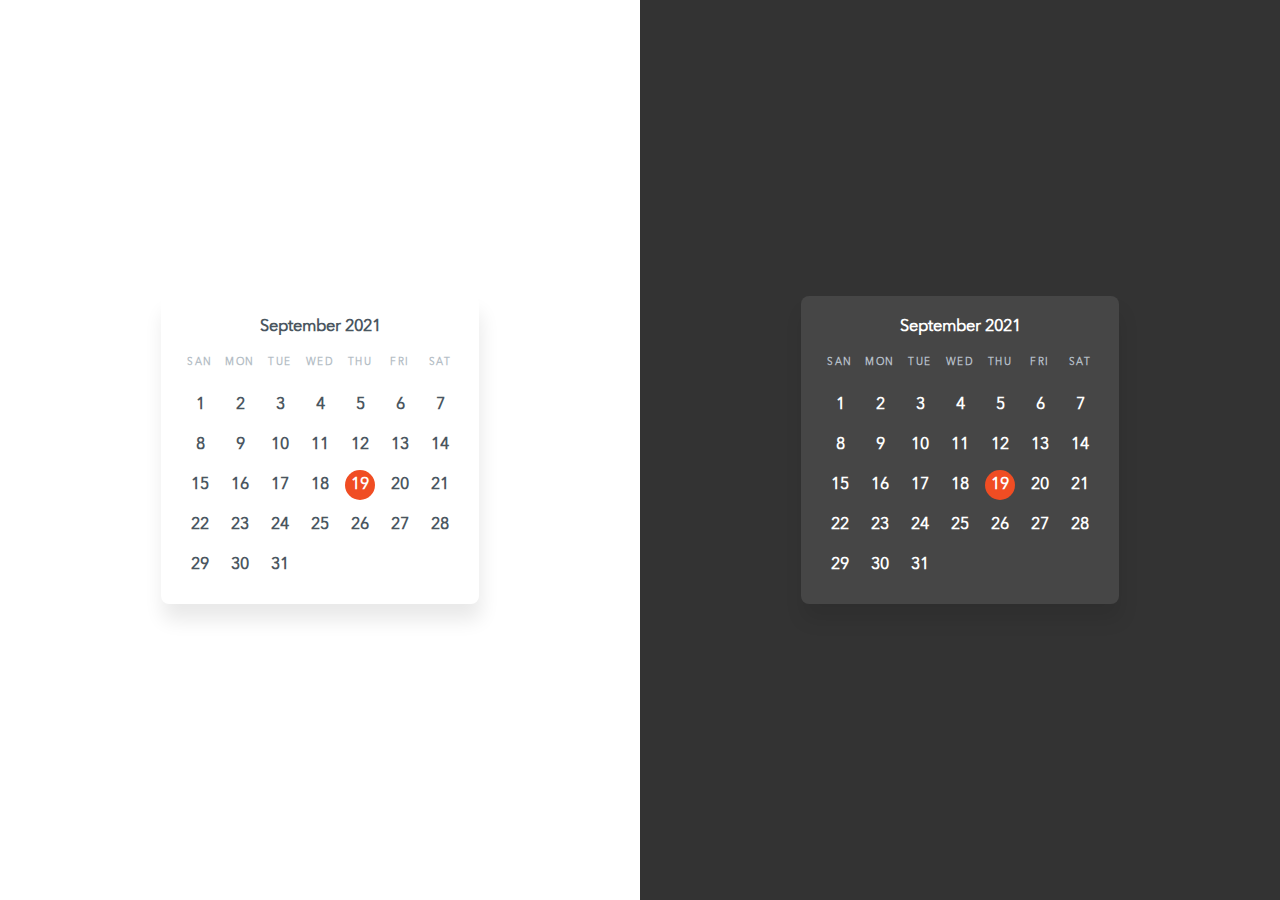
<file: index.html>
<!DOCTYPE html>
<html lang="en">

<head>
    <meta charset="UTF-8">
    <meta name="viewport" content="width=device-width, initial-scale=1.0">
    <title>Calender</title>

    <!-- favicon -->
    <link rel="apple-touch-icon" sizes="180x180" href="assets/apple-touch-icon.png">
    <link rel="icon" type="image/png" sizes="32x32" href="assets/favicon-32x32.png">
    <link rel="icon" type="image/png" sizes="16x16" href="assets/favicon-16x16.png">
    <link rel="manifest" href="favicons/site.webmanifest">

    <!-- custom stylesheet -->
    <link rel="stylesheet" href="assets/styles/style.css">

    <!-- font awesome library for icons -->
    <link rel="stylesheet" href="https://cdnjs.cloudflare.com/ajax/libs/font-awesome/6.5.1/css/all.min.css"
        integrity="sha512-DTOQO9RWCH3ppGqcWaEA1BIZOC6xxalwEsw9c2QQeAIftl+Vegovlnee1c9QX4TctnWMn13TZye+giMm8e2LwA=="
        crossorigin="anonymous" referrerpolicy="no-referrer" />
</head>

<body>
    <main>
        <section class="wrapper-light">
            <div class="main-content">
                <div class="month">
                    <i class="fa-solid fa-chevron-left dark-arrow"></i>
                    <h3>September 2021</h3>
                    <i class="fa-solid fa-chevron-right dark-arrow"></i>
                </div>
                <div class="weekdays">
                    <span>san</span>
                    <span>mon</span>
                    <span>tue</span>
                    <span>wed</span>
                    <span>thu</span>
                    <span>fri</span>
                    <span>sat</span>
                </div>
                <div class="days" onclick="changeBackground(event)">
                    <span>1</span>
                    <span>2</span>
                    <span>3</span>
                    <span>4</span>
                    <span>5</span>
                    <span>6</span>
                    <span>7</span>
                    <span>8</span>
                    <span>9</span>
                    <span>10</span>
                    <span>11</span>
                    <span>12</span>
                    <span>13</span>
                    <span>14</span>
                    <span>15</span>
                    <span>16</span>
                    <span>17</span>
                    <span>18</span>
                    <span class="active">19</span>
                    <span>20</span>
                    <span>21</span>
                    <span>22</span>
                    <span>23</span>
                    <span>24</span>
                    <span>25</span>
                    <span>26</span>
                    <span>27</span>
                    <span>28</span>
                    <span>29</span>
                    <span>30</span>
                    <span>31</span>
                </div>
            </div>
        </section>
        <section class="wrapper-dark">
            <div class="main-content">
                <div class="month">
                    <i class="fa-solid fa-chevron-left light-arrow"></i>
                    <h3>September 2021</h3>
                    <i class="fa-solid fa-chevron-right light-arrow"></i>
                </div>
                <div class="weekdays">
                    <span>san</span>
                    <span>mon</span>
                    <span>tue</span>
                    <span>wed</span>
                    <span>thu</span>
                    <span>fri</span>
                    <span>sat</span>
                </div>
                <div class="days" onclick="changeBackground(event)">
                    <span>1</span>
                    <span>2</span>
                    <span>3</span>
                    <span>4</span>
                    <span>5</span>
                    <span>6</span>
                    <span>7</span>
                    <span>8</span>
                    <span>9</span>
                    <span>10</span>
                    <span>11</span>
                    <span>12</span>
                    <span>13</span>
                    <span>14</span>
                    <span>15</span>
                    <span>16</span>
                    <span>17</span>
                    <span>18</span>
                    <span class="active">19</span>
                    <span>20</span>
                    <span>21</span>
                    <span>22</span>
                    <span>23</span>
                    <span>24</span>
                    <span>25</span>
                    <span>26</span>
                    <span>27</span>
                    <span>28</span>
                    <span>29</span>
                    <span>30</span>
                    <span>31</span>
                </div>
            </div>
        </section>
    </main>
    
</body>

</html>
</file>
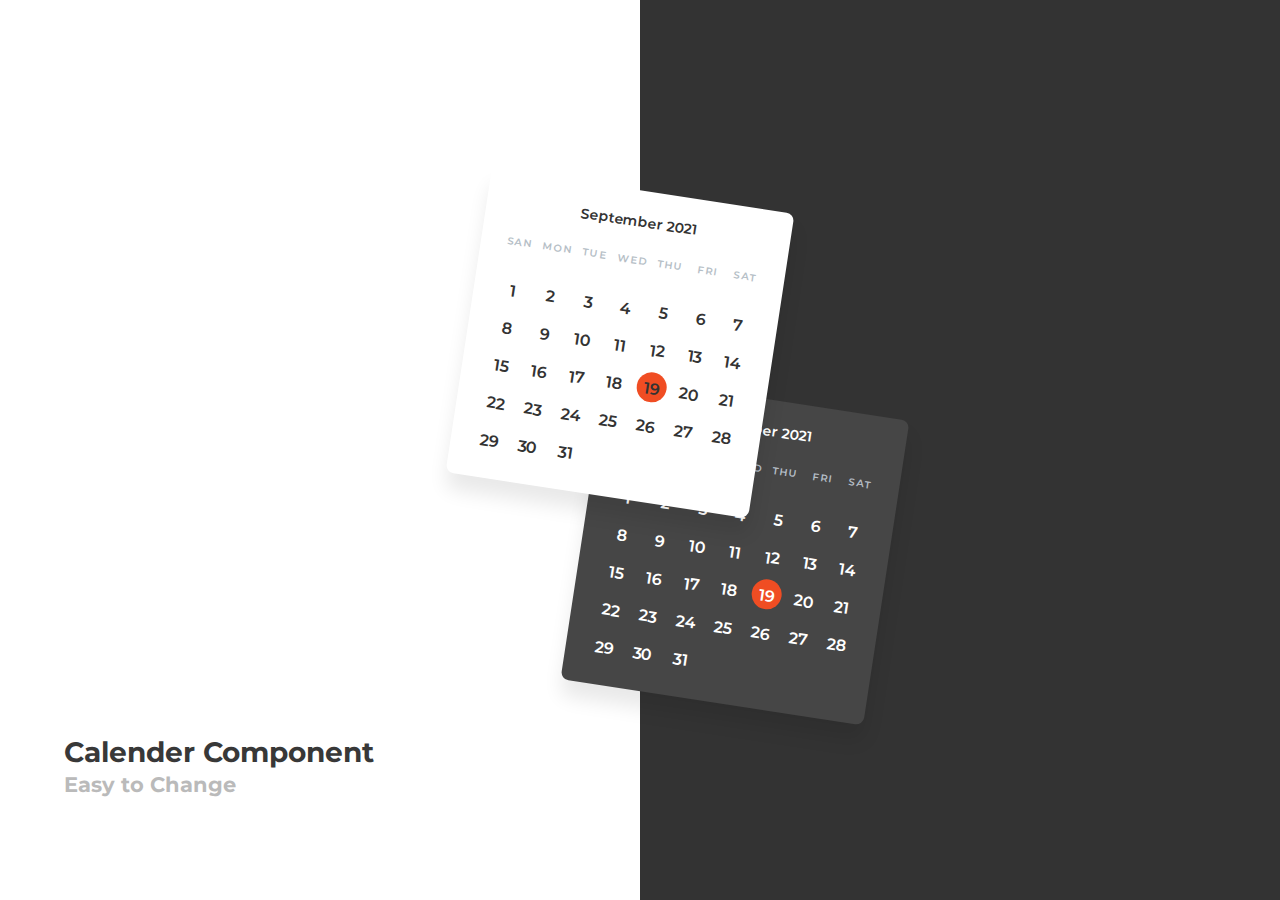
<file: other_layout/index.html>
<!DOCTYPE html>
<html lang="en">

<head>
    <meta charset="UTF-8">
    <meta name="viewport" content="width=device-width, initial-scale=1.0">
    <title>Calender UI</title>

    <!-- favicon -->
    <link rel="apple-touch-icon" sizes="180x180" href="../favicons/apple-touch-icon.png">
    <link rel="icon" type="image/png" sizes="32x32" href="../favicons/favicon-32x32.png">
    <link rel="icon" type="image/png" sizes="16x16" href="../favicons/favicon-16x16.png">
    <link rel="manifest" href="../favicons/site.webmanifest">

    <!-- custom stylesheet -->
    <link rel="stylesheet" href="styles/style.css">

    <!-- font awesome icons -->
    <link rel="stylesheet" href="https://cdnjs.cloudflare.com/ajax/libs/font-awesome/6.5.1/css/all.min.css"
        integrity="sha512-DTOQO9RWCH3ppGqcWaEA1BIZOC6xxalwEsw9c2QQeAIftl+Vegovlnee1c9QX4TctnWMn13TZye+giMm8e2LwA=="
        crossorigin="anonymous" referrerpolicy="no-referrer" />
</head>

<body>
    <main>
        <div class="light">
            <div>
                <h1>Calender Component</h1>
                <h3>Easy to Change</h3>
            </div>
        </div>
        <div class="dark">
            <div class="combined-light-dark">
                <div class="calender-light">
                    <div class="main-content">
                        <div class="month">
                            <i class="fa-solid fa-chevron-left" style="color: #333;"></i>
                            <!-- <p><</p> -->
                            <h3>September 2021</h3>
                            <!-- <p>></p> -->
                            <i class="fa-solid fa-chevron-right" style="color: #333;"></i>
                        </div>
                        <div class="weekdays">
                            <div>
                                <p>san</p>
                            </div>
                            <div>
                                <p>mon</p>
                            </div>
                            <div>
                                <p>tue</p>
                            </div>
                            <div>
                                <p>wed</p>
                            </div>
                            <div>
                                <p>thu</p>
                            </div>
                            <div>
                                <p>fri</p>
                            </div>
                            <div>
                                <p>sat</p>
                            </div>
                        </div>
                        <div class="days">
                            <div>
                                <h4>1</h4>
                            </div>
                            <div>
                                <h4>2</h4>
                            </div>
                            <div>
                                <h4>3</h4>
                            </div>
                            <div>
                                <h4>4</h4>
                            </div>
                            <div>
                                <h4>5</h4>
                            </div>
                            <div>
                                <h4>6</p>
                            </div>
                            <div>
                                <h4>7</h4>
                            </div>
                            <div>
                                <h4>8</h4>
                            </div>
                            <div>
                                <h4>9</h4>
                            </div>
                            <div>
                                <h4>10</h4>
                            </div>
                            <div>
                                <h4>11</h4>
                            </div>
                            <div>
                                <h4>12</h4>
                            </div>
                            <div>
                                <h4>13</h4>
                            </div>
                            <div>
                                <h4>14</h4>
                            </div>
                            <div>
                                <h4>15</h4>
                            </div>
                            <div>
                                <h4>16</h4>
                            </div>
                            <div>
                                <h4>17</h4>
                            </div>
                            <div>
                                <h4>18</h4>
                            </div>
                            <div class="active">
                                <h4>19</h4>
                            </div>
                            <div>
                                <h4>20</h4>
                            </div>
                            <div>
                                <h4>21</h4>
                            </div>
                            <div>
                                <h4>22</h4>
                            </div>
                            <div>
                                <h4>23</h4>
                            </div>
                            <div>
                                <h4>24</h4>
                            </div>
                            <div>
                                <h4>25</h4>
                            </div>
                            <div>
                                <h4>26</h4>
                            </div>
                            <div>
                                <h4>27</h4>
                            </div>
                            <div>
                                <h4>28</h4>
                            </div>
                            <div>
                                <h4>29</h4>
                            </div>
                            <div>
                                <h4>30</h4>
                            </div>
                            <div>
                                <h4>31</h4>
                            </div>
                        </div>
                    </div>
                </div>
                <div class="calender-dark">
                    <div class="main-content">
                        <div class="month">
                            <i class="fa-solid fa-chevron-left" style="color: #fff;"></i>
                            <!-- <p><</p> -->
                            <h3>September 2021</h3>
                            <!-- <p>></p> -->
                            <i class="fa-solid fa-chevron-right" style="color: #fff;"></i>
                        </div>
                        <div class="weekdays">
                            <div>
                                <p>san</p>
                            </div>
                            <div>
                                <p>mon</p>
                            </div>
                            <div>
                                <p>tue</p>
                            </div>
                            <div>
                                <p>wed</p>
                            </div>
                            <div>
                                <p>thu</p>
                            </div>
                            <div>
                                <p>fri</p>
                            </div>
                            <div>
                                <p>sat</p>
                            </div>
                        </div>
                        <div class="days">
                            <div>
                                <h4>1</h4>
                            </div>
                            <div>
                                <h4>2</h4>
                            </div>
                            <div>
                                <h4>3</h4>
                            </div>
                            <div>
                                <h4>4</h4>
                            </div>
                            <div>
                                <h4>5</h4>
                            </div>
                            <div>
                                <h4>6</p>
                            </div>
                            <div>
                                <h4>7</h4>
                            </div>
                            <div>
                                <h4>8</h4>
                            </div>
                            <div>
                                <h4>9</h4>
                            </div>
                            <div>
                                <h4>10</h4>
                            </div>
                            <div>
                                <h4>11</h4>
                            </div>
                            <div>
                                <h4>12</h4>
                            </div>
                            <div>
                                <h4>13</h4>
                            </div>
                            <div>
                                <h4>14</h4>
                            </div>
                            <div>
                                <h4>15</h4>
                            </div>
                            <div>
                                <h4>16</h4>
                            </div>
                            <div>
                                <h4>17</h4>
                            </div>
                            <div>
                                <h4>18</h4>
                            </div>
                            <div class="active">
                                <h4>19</h4>
                            </div>
                            <div>
                                <h4>20</h4>
                            </div>
                            <div>
                                <h4>21</h4>
                            </div>
                            <div>
                                <h4>22</h4>
                            </div>
                            <div>
                                <h4>23</h4>
                            </div>
                            <div>
                                <h4>24</h4>
                            </div>
                            <div>
                                <h4>25</h4>
                            </div>
                            <div>
                                <h4>26</h4>
                            </div>
                            <div>
                                <h4>27</h4>
                            </div>
                            <div>
                                <h4>28</h4>
                            </div>
                            <div>
                                <h4>29</h4>
                            </div>
                            <div>
                                <h4>30</h4>
                            </div>
                            <div>
                                <h4>31</h4>
                            </div>
                        </div>
                    </div>
                </div>

            </div>
        </div>
    </main>
</body>

</html>
</file>
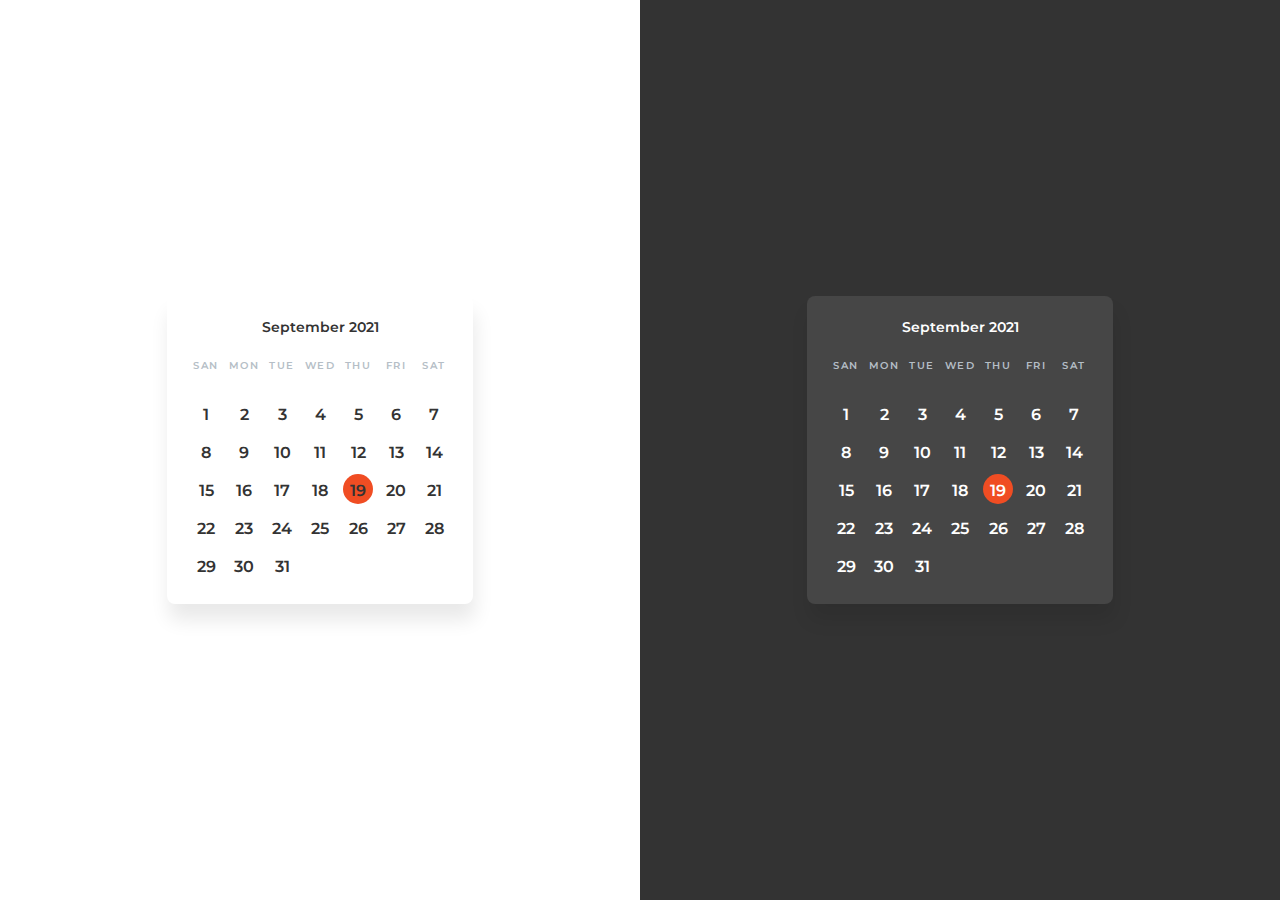
<file: calender-layout-1.html>
<!DOCTYPE html>
<html lang="en">
<head>
    <meta charset="UTF-8">
    <meta name="viewport" content="width=device-width, initial-scale=1.0">
    <title>Calender</title>
    <link rel="stylesheet" href="calender-layout-1-style.css">
    <link rel="stylesheet" href="https://cdnjs.cloudflare.com/ajax/libs/font-awesome/6.5.1/css/all.min.css" integrity="sha512-DTOQO9RWCH3ppGqcWaEA1BIZOC6xxalwEsw9c2QQeAIftl+Vegovlnee1c9QX4TctnWMn13TZye+giMm8e2LwA==" crossorigin="anonymous" referrerpolicy="no-referrer" />
</head>
<body>
    <main>
        <section class="wrapper-light">
            <div class="main-content">
                <div class="month">
                    <i class="fa-solid fa-chevron-left" style="color: #333;"></i>
                    <!-- <p><</p> -->
                    <h3>September 2021</h3>
                    <!-- <p>></p> -->
                    <i class="fa-solid fa-chevron-right" style="color: #333;"></i>
                </div>
                <div class="weekdays">
                    <div><p>san</p></div>
                    <div><p>mon</p></div>
                    <div><p>tue</p></div>
                    <div><p>wed</p></div>
                    <div><p>thu</p></div>
                    <div><p>fri</p></div>
                    <div><p>sat</p></div>
                </div>
                <div class="days">
                    <div>
                        <h4>1</h4>
                    </div>
                    <div>
                        <h4>2</h4>
                    </div>
                    <div>
                        <h4>3</h4>
                    </div>
                    <div>
                        <h4>4</h4>
                    </div>
                    <div>
                        <h4>5</h4>
                    </div>
                    <div>
                        <h4>6</p>
                    </div>
                    <div>
                        <h4>7</h4>
                    </div>
                    <div>
                        <h4>8</h4>
                    </div>
                    <div>
                        <h4>9</h4>
                    </div>
                    <div>
                        <h4>10</h4>
                    </div>
                    <div>
                        <h4>11</h4>
                    </div>
                    <div>
                        <h4>12</h4>
                    </div>
                    <div>
                        <h4>13</h4>
                    </div>
                    <div>
                        <h4>14</h4>
                    </div>
                    <div>
                        <h4>15</h4>
                    </div>
                    <div>
                        <h4>16</h4>
                    </div>
                    <div>
                        <h4>17</h4>
                    </div>
                    <div>
                        <h4>18</h4>
                    </div>
                    <div class="active">
                        <h4>19</h4>
                    </div>
                    <div>
                        <h4>20</h4>
                    </div>
                    <div>
                        <h4>21</h4>
                    </div>
                    <div>
                        <h4>22</h4>
                    </div>
                    <div>
                        <h4>23</h4>
                    </div>
                    <div>
                        <h4>24</h4>
                    </div>
                    <div>
                        <h4>25</h4>
                    </div>
                    <div>
                        <h4>26</h4>
                    </div>
                    <div>
                        <h4>27</h4>
                    </div>
                    <div>
                        <h4>28</h4>
                    </div>
                    <div>
                        <h4>29</h4>
                    </div>
                    <div>
                        <h4>30</h4>
                    </div>
                    <div>
                        <h4>31</h4>
                    </div>
                </div>
            </div>
        </section><section class="wrapper-dark">
            <div class="main-content">
                <div class="month">
                    <i class="fa-solid fa-chevron-left" style="color: #ffffff;"></i>
                    <!-- <p><</p> -->
                    <h3>September 2021</h3>
                    <!-- <p>></p> -->
                    <i class="fa-solid fa-chevron-right" style="color: #ffffff;"></i>
                </div>
                <div class="weekdays">
                    <div><p>san</p></div>
                    <div><p>mon</p></div>
                    <div><p>tue</p></div>
                    <div><p>wed</p></div>
                    <div><p>thu</p></div>
                    <div><p>fri</p></div>
                    <div><p>sat</p></div>
                </div>
                <div class="days">
                    <div>
                        <h4>1</h4>
                    </div>
                    <div>
                        <h4>2</h4>
                    </div>
                    <div>
                        <h4>3</h4>
                    </div>
                    <div>
                        <h4>4</h4>
                    </div>
                    <div>
                        <h4>5</h4>
                    </div>
                    <div>
                        <h4>6</p>
                    </div>
                    <div>
                        <h4>7</h4>
                    </div>
                    <div>
                        <h4>8</h4>
                    </div>
                    <div>
                        <h4>9</h4>
                    </div>
                    <div>
                        <h4>10</h4>
                    </div>
                    <div>
                        <h4>11</h4>
                    </div>
                    <div>
                        <h4>12</h4>
                    </div>
                    <div>
                        <h4>13</h4>
                    </div>
                    <div>
                        <h4>14</h4>
                    </div>
                    <div>
                        <h4>15</h4>
                    </div>
                    <div>
                        <h4>16</h4>
                    </div>
                    <div>
                        <h4>17</h4>
                    </div>
                    <div>
                        <h4>18</h4>
                    </div>
                    <div class="active">
                        <h4>19</h4>
                    </div>
                    <div>
                        <h4>20</h4>
                    </div>
                    <div>
                        <h4>21</h4>
                    </div>
                    <div>
                        <h4>22</h4>
                    </div>
                    <div>
                        <h4>23</h4>
                    </div>
                    <div>
                        <h4>24</h4>
                    </div>
                    <div>
                        <h4>25</h4>
                    </div>
                    <div>
                        <h4>26</h4>
                    </div>
                    <div>
                        <h4>27</h4>
                    </div>
                    <div>
                        <h4>28</h4>
                    </div>
                    <div>
                        <h4>29</h4>
                    </div>
                    <div>
                        <h4>30</h4>
                    </div>
                    <div>
                        <h4>31</h4>
                    </div>
                </div>
            </div>
        </section>
    </main>
</body>
</html>
</file>
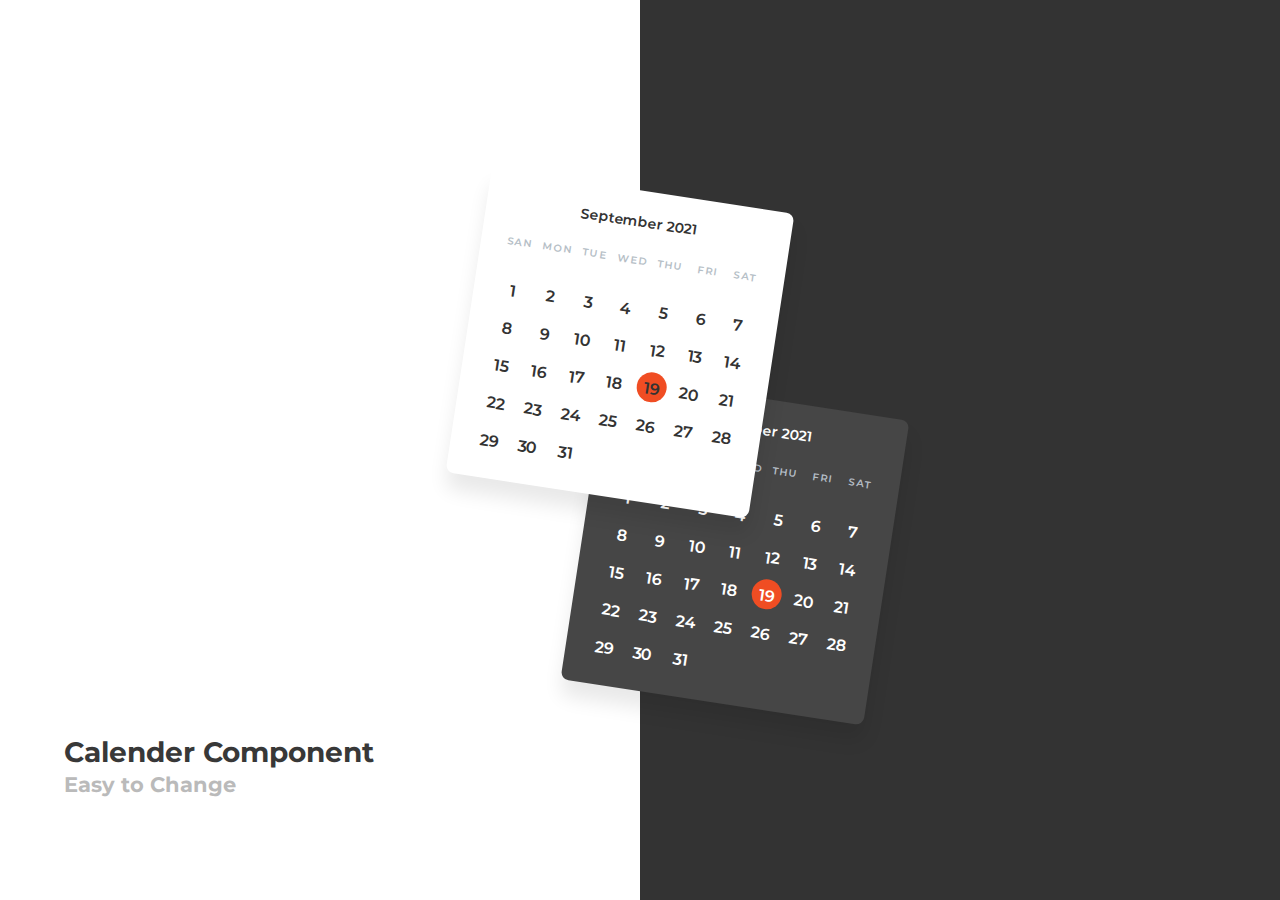
<file: calender-layout-2.html>
<!DOCTYPE html>
<html lang="en">

<head>
    <meta charset="UTF-8">
    <meta name="viewport" content="width=device-width, initial-scale=1.0">
    <title>Calender UI</title>
    <link rel="stylesheet" href="calender-layout-2-style.css">
    <link rel="stylesheet" href="https://cdnjs.cloudflare.com/ajax/libs/font-awesome/6.5.1/css/all.min.css"
        integrity="sha512-DTOQO9RWCH3ppGqcWaEA1BIZOC6xxalwEsw9c2QQeAIftl+Vegovlnee1c9QX4TctnWMn13TZye+giMm8e2LwA=="
        crossorigin="anonymous" referrerpolicy="no-referrer" />
</head>

<body>
    <main>
        <div class="light">
            <div>
                <h1>Calender Component</h1>
                <h3>Easy to Change</h3>
            </div>
        </div>
        <div class="dark">
            <div class="combined-light-dark">
                <div class="calender-light">
                    <div class="main-content">
                        <div class="month">
                            <i class="fa-solid fa-chevron-left" style="color: #333;"></i>
                            <!-- <p><</p> -->
                            <h3>September 2021</h3>
                            <!-- <p>></p> -->
                            <i class="fa-solid fa-chevron-right" style="color: #333;"></i>
                        </div>
                        <div class="weekdays">
                            <div>
                                <p>san</p>
                            </div>
                            <div>
                                <p>mon</p>
                            </div>
                            <div>
                                <p>tue</p>
                            </div>
                            <div>
                                <p>wed</p>
                            </div>
                            <div>
                                <p>thu</p>
                            </div>
                            <div>
                                <p>fri</p>
                            </div>
                            <div>
                                <p>sat</p>
                            </div>
                        </div>
                        <div class="days">
                            <div>
                                <h4>1</h4>
                            </div>
                            <div>
                                <h4>2</h4>
                            </div>
                            <div>
                                <h4>3</h4>
                            </div>
                            <div>
                                <h4>4</h4>
                            </div>
                            <div>
                                <h4>5</h4>
                            </div>
                            <div>
                                <h4>6</p>
                            </div>
                            <div>
                                <h4>7</h4>
                            </div>
                            <div>
                                <h4>8</h4>
                            </div>
                            <div>
                                <h4>9</h4>
                            </div>
                            <div>
                                <h4>10</h4>
                            </div>
                            <div>
                                <h4>11</h4>
                            </div>
                            <div>
                                <h4>12</h4>
                            </div>
                            <div>
                                <h4>13</h4>
                            </div>
                            <div>
                                <h4>14</h4>
                            </div>
                            <div>
                                <h4>15</h4>
                            </div>
                            <div>
                                <h4>16</h4>
                            </div>
                            <div>
                                <h4>17</h4>
                            </div>
                            <div>
                                <h4>18</h4>
                            </div>
                            <div class="active">
                                <h4>19</h4>
                            </div>
                            <div>
                                <h4>20</h4>
                            </div>
                            <div>
                                <h4>21</h4>
                            </div>
                            <div>
                                <h4>22</h4>
                            </div>
                            <div>
                                <h4>23</h4>
                            </div>
                            <div>
                                <h4>24</h4>
                            </div>
                            <div>
                                <h4>25</h4>
                            </div>
                            <div>
                                <h4>26</h4>
                            </div>
                            <div>
                                <h4>27</h4>
                            </div>
                            <div>
                                <h4>28</h4>
                            </div>
                            <div>
                                <h4>29</h4>
                            </div>
                            <div>
                                <h4>30</h4>
                            </div>
                            <div>
                                <h4>31</h4>
                            </div>
                        </div>
                    </div>
                </div>
                <div class="calender-dark">
                    <div class="main-content">
                        <div class="month">
                            <i class="fa-solid fa-chevron-left" style="color: #fff;"></i>
                            <!-- <p><</p> -->
                            <h3>September 2021</h3>
                            <!-- <p>></p> -->
                            <i class="fa-solid fa-chevron-right" style="color: #fff;"></i>
                        </div>
                        <div class="weekdays">
                            <div>
                                <p>san</p>
                            </div>
                            <div>
                                <p>mon</p>
                            </div>
                            <div>
                                <p>tue</p>
                            </div>
                            <div>
                                <p>wed</p>
                            </div>
                            <div>
                                <p>thu</p>
                            </div>
                            <div>
                                <p>fri</p>
                            </div>
                            <div>
                                <p>sat</p>
                            </div>
                        </div>
                        <div class="days">
                            <div>
                                <h4>1</h4>
                            </div>
                            <div>
                                <h4>2</h4>
                            </div>
                            <div>
                                <h4>3</h4>
                            </div>
                            <div>
                                <h4>4</h4>
                            </div>
                            <div>
                                <h4>5</h4>
                            </div>
                            <div>
                                <h4>6</p>
                            </div>
                            <div>
                                <h4>7</h4>
                            </div>
                            <div>
                                <h4>8</h4>
                            </div>
                            <div>
                                <h4>9</h4>
                            </div>
                            <div>
                                <h4>10</h4>
                            </div>
                            <div>
                                <h4>11</h4>
                            </div>
                            <div>
                                <h4>12</h4>
                            </div>
                            <div>
                                <h4>13</h4>
                            </div>
                            <div>
                                <h4>14</h4>
                            </div>
                            <div>
                                <h4>15</h4>
                            </div>
                            <div>
                                <h4>16</h4>
                            </div>
                            <div>
                                <h4>17</h4>
                            </div>
                            <div>
                                <h4>18</h4>
                            </div>
                            <div class="active">
                                <h4>19</h4>
                            </div>
                            <div>
                                <h4>20</h4>
                            </div>
                            <div>
                                <h4>21</h4>
                            </div>
                            <div>
                                <h4>22</h4>
                            </div>
                            <div>
                                <h4>23</h4>
                            </div>
                            <div>
                                <h4>24</h4>
                            </div>
                            <div>
                                <h4>25</h4>
                            </div>
                            <div>
                                <h4>26</h4>
                            </div>
                            <div>
                                <h4>27</h4>
                            </div>
                            <div>
                                <h4>28</h4>
                            </div>
                            <div>
                                <h4>29</h4>
                            </div>
                            <div>
                                <h4>30</h4>
                            </div>
                            <div>
                                <h4>31</h4>
                            </div>
                        </div>
                    </div>
                </div>

            </div>
        </div>
    </main>
</body>

</html>
</file>
<file: assets/styles/style.css>
@import url("https://fonts.googleapis.com/css2?family=Montserrat&display=swap");
@font-face {
  font-family: avenir;
  src: url("../fonts/font.otf") format("opentype");
}
* {
  margin: 0;
  padding: 0;
  box-sizing: border-box;
}
* html,
* body {
  height: 100vh;
  width: 100vw;
  font-family: avenir;
  text-align: center;
  font-weight: 600;
  font-size: 10px;
}
* html main,
* body main {
  display: flex;
  height: 100%;
}
* html .wrapper-dark,
* html .wrapper-light,
* body .wrapper-dark,
* body .wrapper-light {
  display: flex;
  justify-content: center;
  align-items: center;
  background-color: #333;
  height: 100%;
  width: 100%;
}
* html .wrapper-dark .main-content,
* html .wrapper-light .main-content,
* body .wrapper-dark .main-content,
* body .wrapper-light .main-content {
  background-color: #464646;
  display: flex;
  padding: 24px;
  flex-direction: column;
  gap: 22px;
  border-radius: 8px;
  background: #464646;
  box-shadow: 2px 16px 19px 0px rgba(0, 0, 0, 0.09);
}
* html .wrapper-dark .month,
* html .wrapper-light .month,
* body .wrapper-dark .month,
* body .wrapper-light .month {
  display: flex;
  justify-content: space-between;
  align-items: center;
  color: #FFF;
  font-size: 14px;
  line-height: 14px;
}
* html .wrapper-dark .month .dark-arrow,
* html .wrapper-light .month .dark-arrow,
* body .wrapper-dark .month .dark-arrow,
* body .wrapper-light .month .dark-arrow {
  color: #B5BEC6;
  font-size: 10px;
  cursor: pointer;
}
* html .wrapper-dark .month .light-arrow,
* html .wrapper-light .month .light-arrow,
* body .wrapper-dark .month .light-arrow,
* body .wrapper-light .month .light-arrow {
  color: #B5BEC6;
  font-size: 10px;
  cursor: pointer;
}
* html .wrapper-dark .weekdays,
* html .wrapper-light .weekdays,
* body .wrapper-dark .weekdays,
* body .wrapper-light .weekdays {
  display: flex;
  justify-content: center;
  gap: 10px;
}
* html .wrapper-dark .weekdays span,
* html .wrapper-light .weekdays span,
* body .wrapper-dark .weekdays span,
* body .wrapper-light .weekdays span {
  color: #B5BEC6;
  width: 30px;
  align-self: center;
  letter-spacing: 1.5px;
  text-transform: uppercase;
}
* html .wrapper-dark .days,
* html .wrapper-light .days,
* body .wrapper-dark .days,
* body .wrapper-light .days {
  display: grid;
  grid-template-rows: repeat(5, 1fr);
  grid-template-columns: repeat(7, 1fr);
  color: #fff;
  text-align: center;
  font-size: 26px;
  height: 100%;
  width: 100%;
  gap: 10px;
  align-items: center;
  pointer-events: none;
}
* html .wrapper-dark .days span,
* html .wrapper-light .days span,
* body .wrapper-dark .days span,
* body .wrapper-light .days span {
  font-size: 16px;
  font-weight: 600;
  width: 30px;
  height: 30px;
  display: flex;
  align-items: center;
  justify-content: center;
  transition: 300ms;
  pointer-events: auto;
}
* html .wrapper-dark .days span:hover,
* html .wrapper-light .days span:hover,
* body .wrapper-dark .days span:hover,
* body .wrapper-light .days span:hover {
  background-color: #f04d23;
  border-radius: 5px;
  cursor: pointer;
  transition: 300ms;
  color: #fff;
}
* html .wrapper-dark .days .active,
* html .wrapper-light .days .active,
* body .wrapper-dark .days .active,
* body .wrapper-light .days .active {
  background-color: #f04d23;
  border-radius: 50%;
  color: #fff;
}
* html .wrapper-light,
* body .wrapper-light {
  background-color: #fff;
  color: #333;
}
* html .wrapper-light .main-content,
* body .wrapper-light .main-content {
  background-color: #fff;
  box-shadow: 2px 16px 19px 0px rgba(0, 0, 0, 0.09);
}
* html .wrapper-light .month,
* body .wrapper-light .month {
  color: #4A5660;
}
* html .wrapper-light .days,
* body .wrapper-light .days {
  color: #4A5660;
}

@media only screen and (max-width: 670px) {
  * html main,
  * body main {
    display: block;
  }
}/*# sourceMappingURL=style.css.map */
</file>
<file: other_layout/styles/style.css>
@import url("https://fonts.googleapis.com/css2?family=Montserrat&display=swap");
* {
  margin: 0;
  padding: 0;
  box-sizing: border-box;
}
* html,
* body {
  height: 100vh;
  width: 100vw;
  font-family: "Montserrat", sans-serif;
}
* html main,
* body main {
  display: flex;
}
* html main div,
* body main div {
  flex: 1;
}
* html .light,
* body .light {
  position: relative;
}
* html .light div,
* body .light div {
  position: absolute;
  bottom: 12%;
  left: 10%;
  font-style: normal;
  font-weight: 600;
  line-height: 14px;
  font-feature-settings: "clig" off, "liga" off;
  display: inline-flex;
  flex-direction: column;
  align-items: flex-start;
  gap: 19px;
}
* html .light div h1,
* body .light div h1 {
  color: #383838;
  font-size: 28px;
  /* 50% */
}
* html .light div h3,
* body .light div h3 {
  color: #BABABA;
  font-size: 21px;
  /* 66.667% */
}
* html .dark,
* body .dark {
  background-color: #333;
  height: 100vh;
  position: relative;
}
* html .calender-dark,
* html .calender-light,
* body .calender-dark,
* body .calender-light {
  height: 50vh;
  flex-shrink: 0;
}
* html .calender-dark .main-content,
* html .calender-light .main-content,
* body .calender-dark .main-content,
* body .calender-light .main-content {
  background-color: #464646;
  display: inline-flex;
  transform: rotate(8.683deg);
  padding: 24px;
  flex-direction: column;
  align-items: flex-start;
  gap: 22px;
  border-radius: 8px;
  background: #464646;
  /* dropdown */
  box-shadow: 2px 16px 19px 0px rgba(0, 0, 0, 0.09);
}
* html .calender-dark .month,
* html .calender-light .month,
* body .calender-dark .month,
* body .calender-light .month {
  display: flex;
  justify-content: space-between;
  align-items: flex-start;
  align-self: stretch;
  color: #FFF;
  text-align: center;
  font-feature-settings: "clig" off, "liga" off;
  /* H5 */
}
* html .calender-dark .month h3,
* html .calender-light .month h3,
* body .calender-dark .month h3,
* body .calender-light .month h3 {
  font-size: 14px;
  font-style: normal;
  font-weight: 600;
  line-height: 14px;
}
* html .calender-dark .weekdays,
* html .calender-light .weekdays,
* body .calender-dark .weekdays,
* body .calender-light .weekdays {
  display: flex;
  align-items: flex-start;
  gap: 8px;
  align-self: stretch;
}
* html .calender-dark .weekdays div,
* html .calender-light .weekdays div,
* body .calender-dark .weekdays div,
* body .calender-light .weekdays div {
  display: flex;
  width: 30px;
  height: 20px;
  justify-content: center;
  align-items: center;
  gap: 10px;
}
* html .calender-dark .weekdays div p,
* html .calender-light .weekdays div p,
* body .calender-dark .weekdays div p,
* body .calender-light .weekdays div p {
  color: var(--Base-Gray-40, #B5BEC6);
  text-align: center;
  font-feature-settings: "clig" off, "liga" off;
  /* Overline */
  font-size: 10px;
  font-style: normal;
  font-weight: 600;
  line-height: 12px;
  /* 120% */
  letter-spacing: 1.5px;
  text-transform: uppercase;
}
* html .calender-dark .days,
* html .calender-light .days,
* body .calender-dark .days,
* body .calender-light .days {
  display: grid;
  grid-template-rows: repeat(5, 1fr);
  grid-template-columns: repeat(7, 1fr);
  color: white;
  text-align: center;
  font-size: 26px;
  height: 100%;
  width: 100%;
  align-items: flex-start;
  gap: 8px;
  align-self: stretch;
}
* html .calender-dark .days div,
* html .calender-light .days div,
* body .calender-dark .days div,
* body .calender-light .days div {
  display: flex;
  width: 30px;
  height: 30px;
  flex-direction: column;
  justify-content: center;
  align-items: center;
  gap: 10px;
  /* H4 */
  /* 112.5% */
}
* html .calender-dark .days div h4,
* html .calender-light .days div h4,
* body .calender-dark .days div h4,
* body .calender-light .days div h4 {
  text-align: center;
  font-feature-settings: "clig" off, "liga" off;
  width: 20px;
  height: 15px;
  flex-shrink: 0;
  font-size: 16px;
  font-style: normal;
  font-weight: 600;
  line-height: 18px;
}
* html .calender-dark .days .active,
* html .calender-light .days .active,
* body .calender-dark .days .active,
* body .calender-light .days .active {
  background-color: #f04d23;
  border-radius: 50%;
}
* html .calender-light,
* body .calender-light {
  color: #333;
}
* html .calender-light .main-content,
* body .calender-light .main-content {
  background-color: white;
  box-shadow: 2px 16px 19px 0px rgba(0, 0, 0, 0.09);
}
* html .calender-light .month,
* html .calender-light .weekdays,
* html .calender-light .days,
* body .calender-light .month,
* body .calender-light .weekdays,
* body .calender-light .days {
  color: #333;
}
* html .calender-dark,
* body .calender-dark {
  position: absolute;
  top: 44%;
  left: -9%;
}
* html .calender-light,
* body .calender-light {
  position: absolute;
  top: 21%;
  left: -27%;
  z-index: 1;
}

@media only screen and (max-width: 850px) {
  * html .calender-dark,
  * body .calender-dark {
    top: 44%;
    left: -24%;
  }
  * html .calender-light,
  * body .calender-light {
    top: 21%;
    left: -48%;
  }
  * html .light div h1,
  * body .light div h1 {
    font-size: 4vw;
  }
  * html .light div h3,
  * body .light div h3 {
    font-size: 2vw;
  }
}
@media only screen and (max-width: 700px) {
  * html .calender-dark,
  * body .calender-dark {
    top: 44%;
    left: -29%;
  }
  * html .calender-light,
  * body .calender-light {
    top: 21%;
    left: -58%;
  }
}
@media only screen and (max-width: 560px) {
  * html .calender-dark,
  * html .calender-light,
  * body .calender-dark,
  * body .calender-light {
    display: none;
  }
}/*# sourceMappingURL=style.css.map */
</file>
<file: calender-layout-1-style.css>
@import url("https://fonts.googleapis.com/css2?family=Montserrat&display=swap");
* {
  margin: 0;
  padding: 0;
  box-sizing: border-box;
}
* html,
* body {
  height: 100vh;
  width: 100vw;
  font-family: "Montserrat", sans-serif;
}
* html main,
* body main {
  display: flex;
  height: 100%;
}
* html .wrapper-dark,
* html .wrapper-light,
* body .wrapper-dark,
* body .wrapper-light {
  display: flex;
  justify-content: center;
  align-items: center;
  background-color: #333;
  height: 100%;
  width: 100%;
}
* html .wrapper-dark .main-content,
* html .wrapper-light .main-content,
* body .wrapper-dark .main-content,
* body .wrapper-light .main-content {
  background-color: #464646;
  display: flex;
  padding: 24px;
  flex-direction: column;
  align-items: flex-start;
  gap: 22px;
  border-radius: 8px;
  background: #464646;
  /* dropdown */
  box-shadow: 2px 16px 19px 0px rgba(0, 0, 0, 0.09);
}
* html .wrapper-dark .month,
* html .wrapper-light .month,
* body .wrapper-dark .month,
* body .wrapper-light .month {
  display: flex;
  justify-content: space-between;
  align-items: flex-start;
  align-self: stretch;
  color: #FFF;
  text-align: center;
  font-feature-settings: "clig" off, "liga" off;
  /* H5 */
}
* html .wrapper-dark .month h3,
* html .wrapper-light .month h3,
* body .wrapper-dark .month h3,
* body .wrapper-light .month h3 {
  font-size: 14px;
  font-style: normal;
  font-weight: 600;
  line-height: 14px;
}
* html .wrapper-dark .weekdays,
* html .wrapper-light .weekdays,
* body .wrapper-dark .weekdays,
* body .wrapper-light .weekdays {
  display: flex;
  align-items: flex-start;
  gap: 8px;
  align-self: stretch;
}
* html .wrapper-dark .weekdays div,
* html .wrapper-light .weekdays div,
* body .wrapper-dark .weekdays div,
* body .wrapper-light .weekdays div {
  display: flex;
  width: 30px;
  height: 20px;
  justify-content: center;
  align-items: center;
  gap: 10px;
}
* html .wrapper-dark .weekdays div p,
* html .wrapper-light .weekdays div p,
* body .wrapper-dark .weekdays div p,
* body .wrapper-light .weekdays div p {
  color: var(--Base-Gray-40, #B5BEC6);
  text-align: center;
  font-feature-settings: "clig" off, "liga" off;
  /* Overline */
  font-size: 10px;
  font-style: normal;
  font-weight: 600;
  line-height: 12px;
  /* 120% */
  letter-spacing: 1.5px;
  text-transform: uppercase;
}
* html .wrapper-dark .days,
* html .wrapper-light .days,
* body .wrapper-dark .days,
* body .wrapper-light .days {
  display: grid;
  grid-template-rows: repeat(5, 1fr);
  grid-template-columns: repeat(7, 1fr);
  color: white;
  text-align: center;
  font-size: 26px;
  height: 100%;
  width: 100%;
  align-items: flex-start;
  gap: 8px;
  align-self: stretch;
}
* html .wrapper-dark .days div,
* html .wrapper-light .days div,
* body .wrapper-dark .days div,
* body .wrapper-light .days div {
  display: flex;
  width: 30px;
  height: 30px;
  flex-direction: column;
  justify-content: center;
  align-items: center;
  gap: 10px;
  /* H4 */
  /* 112.5% */
}
* html .wrapper-dark .days div h4,
* html .wrapper-light .days div h4,
* body .wrapper-dark .days div h4,
* body .wrapper-light .days div h4 {
  text-align: center;
  font-feature-settings: "clig" off, "liga" off;
  width: 20px;
  height: 15px;
  flex-shrink: 0;
  font-size: 16px;
  font-style: normal;
  font-weight: 600;
  line-height: 18px;
}
* html .wrapper-dark .days .active,
* html .wrapper-light .days .active,
* body .wrapper-dark .days .active,
* body .wrapper-light .days .active {
  background-color: #f04d23;
  border-radius: 50%;
}
* html .wrapper-light,
* body .wrapper-light {
  background-color: #fff;
  color: #333;
}
* html .wrapper-light .main-content,
* body .wrapper-light .main-content {
  background-color: white;
  box-shadow: 2px 16px 19px 0px rgba(0, 0, 0, 0.09);
}
* html .wrapper-light .month,
* html .wrapper-light .weekdays,
* html .wrapper-light .days,
* body .wrapper-light .month,
* body .wrapper-light .weekdays,
* body .wrapper-light .days {
  color: #333;
}

@media only screen and (max-width: 670px) {
  * html main,
  * body main {
    display: block;
  }
}/*# sourceMappingURL=calender-layout-1-style.css.map */
</file>
<file: calender-layout-2-style.css>
@import url("https://fonts.googleapis.com/css2?family=Montserrat&display=swap");
* {
  margin: 0;
  padding: 0;
  box-sizing: border-box;
}
* html,
* body {
  height: 100vh;
  width: 100vw;
  font-family: "Montserrat", sans-serif;
}
* html main,
* body main {
  display: flex;
}
* html main div,
* body main div {
  flex: 1;
}
* html .light,
* body .light {
  position: relative;
}
* html .light div,
* body .light div {
  position: absolute;
  bottom: 12%;
  left: 10%;
  font-style: normal;
  font-weight: 600;
  line-height: 14px;
  font-feature-settings: "clig" off, "liga" off;
  display: inline-flex;
  flex-direction: column;
  align-items: flex-start;
  gap: 19px;
}
* html .light div h1,
* body .light div h1 {
  color: #383838;
  font-size: 28px;
  /* 50% */
}
* html .light div h3,
* body .light div h3 {
  color: #BABABA;
  font-size: 21px;
  /* 66.667% */
}
* html .dark,
* body .dark {
  background-color: #333;
  height: 100vh;
  position: relative;
}
* html .calender-dark,
* html .calender-light,
* body .calender-dark,
* body .calender-light {
  height: 50vh;
  flex-shrink: 0;
}
* html .calender-dark .main-content,
* html .calender-light .main-content,
* body .calender-dark .main-content,
* body .calender-light .main-content {
  background-color: #464646;
  display: inline-flex;
  transform: rotate(8.683deg);
  padding: 24px;
  flex-direction: column;
  align-items: flex-start;
  gap: 22px;
  border-radius: 8px;
  background: #464646;
  /* dropdown */
  box-shadow: 2px 16px 19px 0px rgba(0, 0, 0, 0.09);
}
* html .calender-dark .month,
* html .calender-light .month,
* body .calender-dark .month,
* body .calender-light .month {
  display: flex;
  justify-content: space-between;
  align-items: flex-start;
  align-self: stretch;
  color: #FFF;
  text-align: center;
  font-feature-settings: "clig" off, "liga" off;
  /* H5 */
}
* html .calender-dark .month h3,
* html .calender-light .month h3,
* body .calender-dark .month h3,
* body .calender-light .month h3 {
  font-size: 14px;
  font-style: normal;
  font-weight: 600;
  line-height: 14px;
}
* html .calender-dark .weekdays,
* html .calender-light .weekdays,
* body .calender-dark .weekdays,
* body .calender-light .weekdays {
  display: flex;
  align-items: flex-start;
  gap: 8px;
  align-self: stretch;
}
* html .calender-dark .weekdays div,
* html .calender-light .weekdays div,
* body .calender-dark .weekdays div,
* body .calender-light .weekdays div {
  display: flex;
  width: 30px;
  height: 20px;
  justify-content: center;
  align-items: center;
  gap: 10px;
}
* html .calender-dark .weekdays div p,
* html .calender-light .weekdays div p,
* body .calender-dark .weekdays div p,
* body .calender-light .weekdays div p {
  color: var(--Base-Gray-40, #B5BEC6);
  text-align: center;
  font-feature-settings: "clig" off, "liga" off;
  /* Overline */
  font-size: 10px;
  font-style: normal;
  font-weight: 600;
  line-height: 12px;
  /* 120% */
  letter-spacing: 1.5px;
  text-transform: uppercase;
}
* html .calender-dark .days,
* html .calender-light .days,
* body .calender-dark .days,
* body .calender-light .days {
  display: grid;
  grid-template-rows: repeat(5, 1fr);
  grid-template-columns: repeat(7, 1fr);
  color: white;
  text-align: center;
  font-size: 26px;
  height: 100%;
  width: 100%;
  align-items: flex-start;
  gap: 8px;
  align-self: stretch;
}
* html .calender-dark .days div,
* html .calender-light .days div,
* body .calender-dark .days div,
* body .calender-light .days div {
  display: flex;
  width: 30px;
  height: 30px;
  flex-direction: column;
  justify-content: center;
  align-items: center;
  gap: 10px;
  /* H4 */
  /* 112.5% */
}
* html .calender-dark .days div h4,
* html .calender-light .days div h4,
* body .calender-dark .days div h4,
* body .calender-light .days div h4 {
  text-align: center;
  font-feature-settings: "clig" off, "liga" off;
  width: 20px;
  height: 15px;
  flex-shrink: 0;
  font-size: 16px;
  font-style: normal;
  font-weight: 600;
  line-height: 18px;
}
* html .calender-dark .days .active,
* html .calender-light .days .active,
* body .calender-dark .days .active,
* body .calender-light .days .active {
  background-color: #f04d23;
  border-radius: 50%;
}
* html .calender-light,
* body .calender-light {
  color: #333;
}
* html .calender-light .main-content,
* body .calender-light .main-content {
  background-color: white;
  box-shadow: 2px 16px 19px 0px rgba(0, 0, 0, 0.09);
}
* html .calender-light .month,
* html .calender-light .weekdays,
* html .calender-light .days,
* body .calender-light .month,
* body .calender-light .weekdays,
* body .calender-light .days {
  color: #333;
}
* html .calender-dark,
* body .calender-dark {
  position: absolute;
  top: 44%;
  left: -9%;
}
* html .calender-light,
* body .calender-light {
  position: absolute;
  top: 21%;
  left: -27%;
  z-index: 1;
}

@media only screen and (max-width: 850px) {
  * html .calender-dark,
  * body .calender-dark {
    top: 44%;
    left: -24%;
  }
  * html .calender-light,
  * body .calender-light {
    top: 21%;
    left: -48%;
  }
  * html .light div h1,
  * body .light div h1 {
    font-size: 4vw;
  }
  * html .light div h3,
  * body .light div h3 {
    font-size: 2vw;
  }
}
@media only screen and (max-width: 700px) {
  * html .calender-dark,
  * body .calender-dark {
    top: 44%;
    left: -29%;
  }
  * html .calender-light,
  * body .calender-light {
    top: 21%;
    left: -58%;
  }
}
@media only screen and (max-width: 560px) {
  * html .calender-dark,
  * html .calender-light,
  * body .calender-dark,
  * body .calender-light {
    display: none;
  }
}/*# sourceMappingURL=calender-layout-2-style.css.map */
</file>
